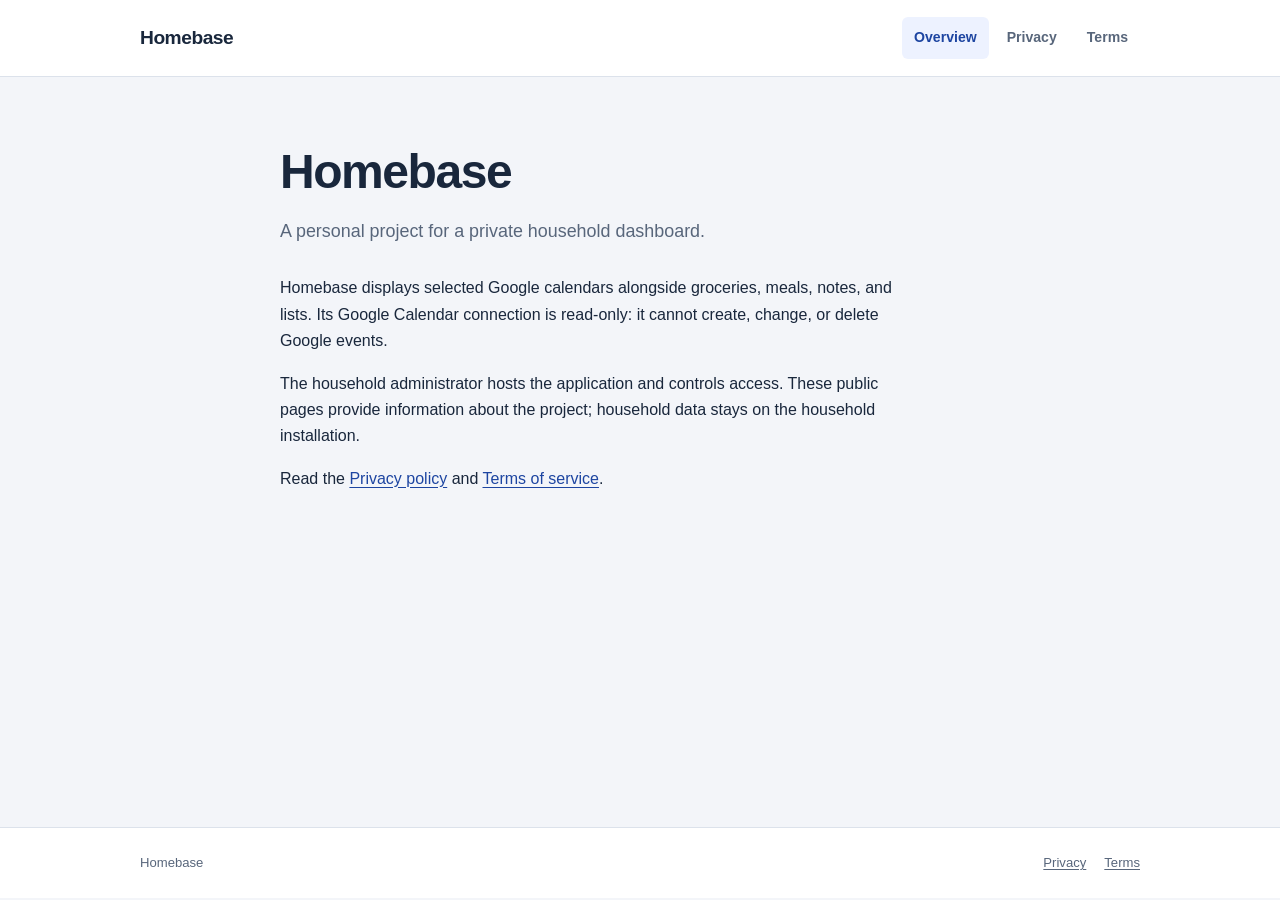
<file: index.html>
<!doctype html>
<html lang="en">
<head>
  <meta charset="utf-8">
  <meta name="viewport" content="width=device-width, initial-scale=1">
  <meta name="description" content="Information about Homebase and its Google Calendar integration.">
  <title>Homebase</title>
  <link rel="stylesheet" href="./styles.css">
</head>
<body>
  <a class="skip-link" href="#main">Skip to content</a>
  <header class="site-header">
    <div class="site-header-inner">
      <a class="wordmark" href="./index.html" aria-label="Homebase overview">Homebase</a>
      <nav class="site-nav" aria-label="Main navigation">
        <a href="./index.html" aria-current="page">Overview</a>
        <a href="./privacy.html">Privacy</a>
        <a href="./terms.html">Terms</a>
      </nav>
    </div>
  </header>
  <main id="main">
    <h1>Homebase</h1>
    <p class="intro">A personal project for a private household dashboard.</p>
    <p>Homebase displays selected Google calendars alongside groceries, meals, notes, and lists. Its Google Calendar connection is read-only: it cannot create, change, or delete Google events.</p>
    <p>The household administrator hosts the application and controls access. These public pages provide information about the project; household data stays on the household installation.</p>
    <p>Read the <a href="./privacy.html">Privacy policy</a> and <a href="./terms.html">Terms of service</a>.</p>
  </main>
  <footer class="site-footer">
    <div class="site-footer-inner">
      <span>Homebase</span>
      <nav class="footer-links" aria-label="Footer navigation"><a href="./privacy.html">Privacy</a><a href="./terms.html">Terms</a></nav>
    </div>
  </footer>
</body>
</html>
</file>
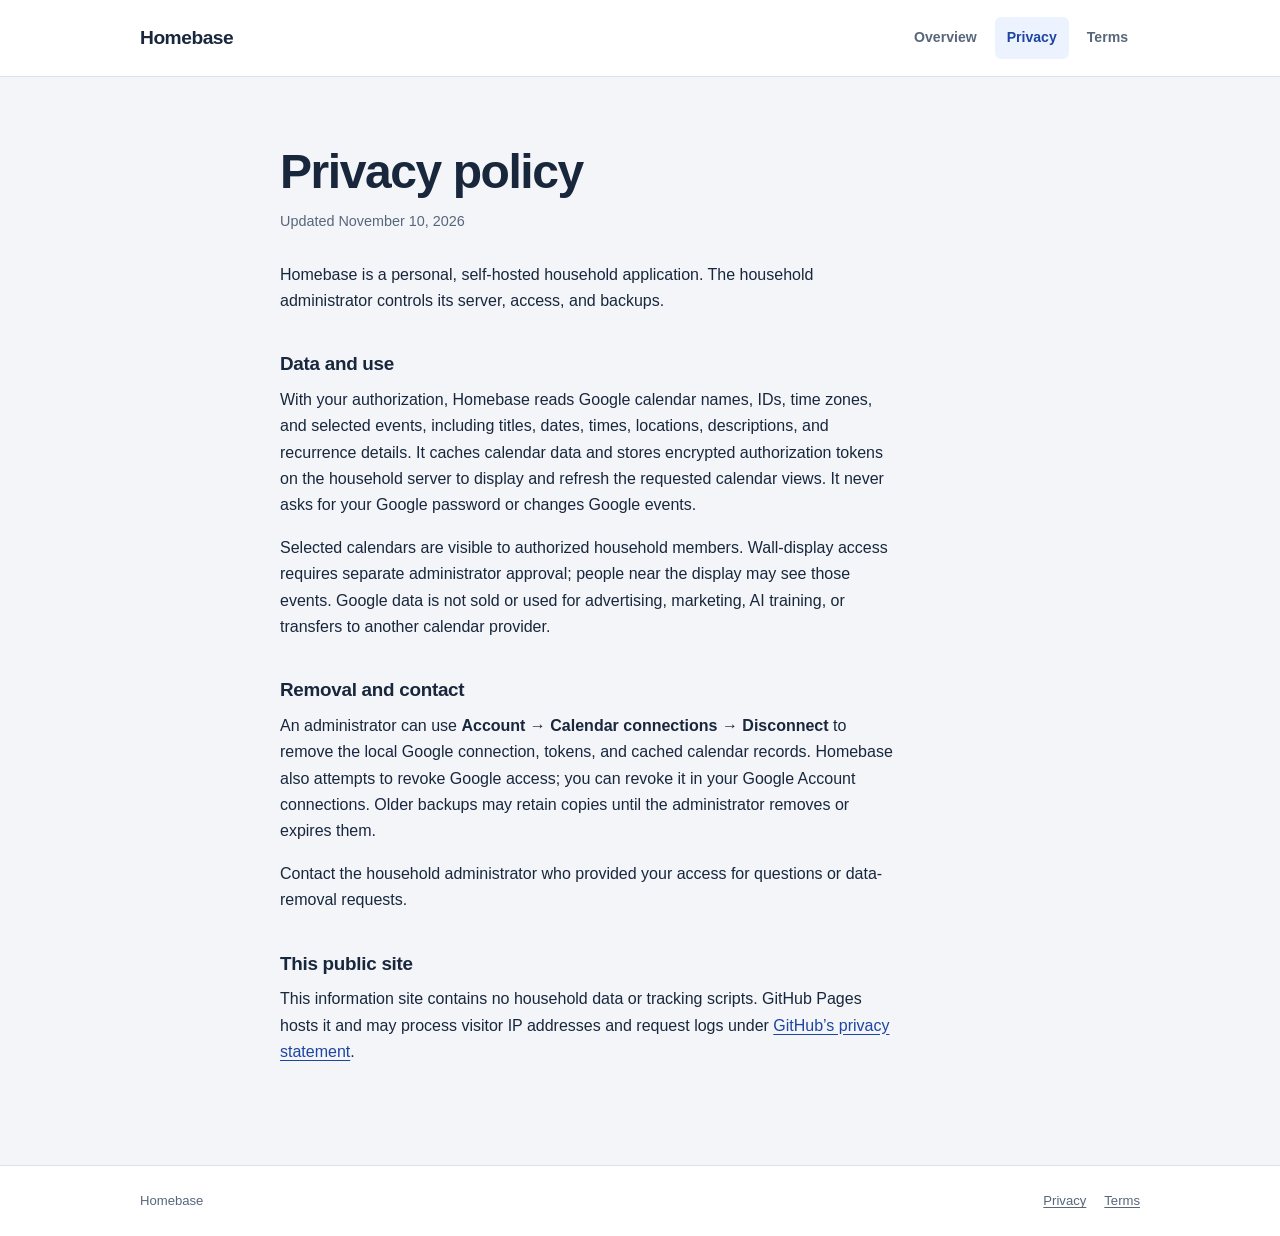
<file: privacy.html>
<!doctype html>
<html lang="en">
<head>
  <meta charset="utf-8">
  <meta name="viewport" content="width=device-width, initial-scale=1">
  <meta name="description" content="How Homebase handles household and Google Calendar data.">
  <title>Privacy · Homebase</title>
  <link rel="stylesheet" href="./styles.css">
</head>
<body>
  <a class="skip-link" href="#main">Skip to content</a>
  <header class="site-header">
    <div class="site-header-inner">
      <a class="wordmark" href="./index.html" aria-label="Homebase overview">Homebase</a>
      <nav class="site-nav" aria-label="Main navigation">
        <a href="./index.html">Overview</a>
        <a href="./privacy.html" aria-current="page">Privacy</a>
        <a href="./terms.html">Terms</a>
      </nav>
    </div>
  </header>
  <main id="main">
    <h1>Privacy policy</h1>
    <p class="updated">Updated November 10, 2026</p>
    <p>Homebase is a personal, self-hosted household application. The household administrator controls its server, access, and backups.</p>
    <h2>Data and use</h2>
    <p>With your authorization, Homebase reads Google calendar names, IDs, time zones, and selected events, including titles, dates, times, locations, descriptions, and recurrence details. It caches calendar data and stores encrypted authorization tokens on the household server to display and refresh the requested calendar views. It never asks for your Google password or changes Google events.</p>
    <p>Selected calendars are visible to authorized household members. Wall-display access requires separate administrator approval; people near the display may see those events. Google data is not sold or used for advertising, marketing, AI training, or transfers to another calendar provider.</p>
    <h2>Removal and contact</h2>
    <p>An administrator can use <strong>Account → Calendar connections → Disconnect</strong> to remove the local Google connection, tokens, and cached calendar records. Homebase also attempts to revoke Google access; you can revoke it in your Google Account connections. Older backups may retain copies until the administrator removes or expires them.</p>
    <p>Contact the household administrator who provided your access for questions or data-removal requests.</p>
    <h2>This public site</h2>
    <p>This information site contains no household data or tracking scripts. GitHub Pages hosts it and may process visitor IP addresses and request logs under <a href="https://docs.github.com/en/site-policy/privacy-policies/github-privacy-statement">GitHub’s privacy statement</a>.</p>
  </main>
  <footer class="site-footer">
    <div class="site-footer-inner">
      <span>Homebase</span>
      <nav class="footer-links" aria-label="Footer navigation"><a href="./privacy.html" aria-current="page">Privacy</a><a href="./terms.html">Terms</a></nav>
    </div>
  </footer>
</body>
</html>
</file>
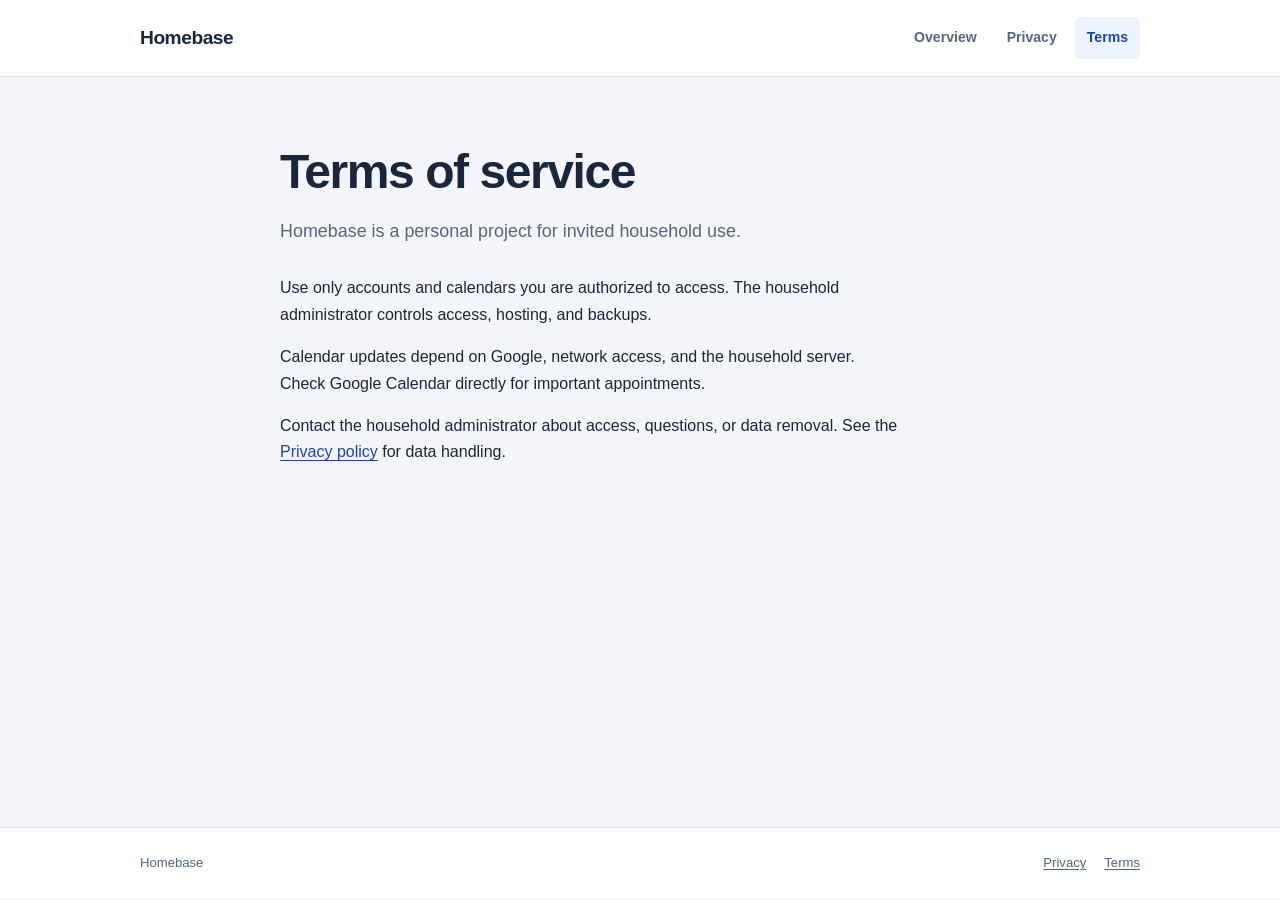
<file: terms.html>
<!doctype html>
<html lang="en">
<head>
  <meta charset="utf-8">
  <meta name="viewport" content="width=device-width, initial-scale=1">
  <meta name="description" content="Terms for invited household use of Homebase.">
  <title>Terms · Homebase</title>
  <link rel="stylesheet" href="./styles.css">
</head>
<body>
  <a class="skip-link" href="#main">Skip to content</a>
  <header class="site-header">
    <div class="site-header-inner">
      <a class="wordmark" href="./index.html" aria-label="Homebase overview">Homebase</a>
      <nav class="site-nav" aria-label="Main navigation">
        <a href="./index.html">Overview</a>
        <a href="./privacy.html">Privacy</a>
        <a href="./terms.html" aria-current="page">Terms</a>
      </nav>
    </div>
  </header>
  <main id="main">
    <h1>Terms of service</h1>
    <p class="intro">Homebase is a personal project for invited household use.</p>
    <p>Use only accounts and calendars you are authorized to access. The household administrator controls access, hosting, and backups.</p>
    <p>Calendar updates depend on Google, network access, and the household server. Check Google Calendar directly for important appointments.</p>
    <p>Contact the household administrator about access, questions, or data removal. See the <a href="./privacy.html">Privacy policy</a> for data handling.</p>
  </main>
  <footer class="site-footer">
    <div class="site-footer-inner">
      <span>Homebase</span>
      <nav class="footer-links" aria-label="Footer navigation"><a href="./privacy.html">Privacy</a><a href="./terms.html" aria-current="page">Terms</a></nav>
    </div>
  </footer>
</body>
</html>
</file>
<file: styles.css>
:root {
  color-scheme: light;
  --canvas: #f3f5f9;
  --surface: #ffffff;
  --ink: #19273c;
  --muted: #58667b;
  --line: #dce2eb;
  --accent: #2858c8;
  --accent-hover: #1d45a1;
  --accent-soft: #edf2ff;
  --focus: #2858c8;
  font-family: 'Segoe UI Variable', 'Segoe UI', -apple-system, BlinkMacSystemFont, sans-serif;
  font-size: 16px;
  line-height: 1.65;
  color: var(--ink);
  background: var(--canvas);
  font-synthesis: none;
  text-rendering: optimizeLegibility;
  -webkit-font-smoothing: antialiased;
  -moz-osx-font-smoothing: grayscale;
  accent-color: var(--accent);
  caret-color: var(--accent);
  scrollbar-color: #bec9da var(--canvas);
}

* { box-sizing: border-box; }
body { min-width: 280px; margin: 0; background: var(--canvas); color: var(--ink); }
a { color: var(--accent-hover); text-underline-offset: .18em; }
a:hover { color: var(--accent); }
a:focus-visible { outline: 3px solid var(--focus); outline-offset: 3px; border-radius: 2px; }
::selection { background: var(--accent-soft); color: var(--ink); }

.skip-link {
  position: fixed;
  z-index: 10;
  top: 8px;
  left: 8px;
  padding: 9px 12px;
  transform: translateY(-150%);
  border-radius: 5px;
  background: var(--surface);
  color: var(--accent-hover);
}
.skip-link:focus { transform: translateY(0); }

.site-header { border-bottom: 1px solid var(--line); background: var(--surface); }
.site-header-inner,
.site-footer-inner { display: flex; align-items: center; justify-content: space-between; gap: 20px; width: min(100% - 48px, 1000px); margin-inline: auto; }
.site-header-inner { min-height: 76px; }
.wordmark { color: var(--ink); font-size: 1.2rem; font-weight: 750; letter-spacing: -.025em; text-decoration: none; }
.site-nav { display: flex; align-items: center; gap: 6px; }
.site-nav a { min-height: 42px; padding: 9px 12px; border-radius: 6px; color: var(--muted); font-size: .88rem; font-weight: 600; text-decoration: none; }
.site-nav a:hover { background: var(--accent-soft); color: var(--accent-hover); }
.site-nav a[aria-current='page'] { color: var(--accent-hover); background: var(--accent-soft); }

main { width: min(100% - 48px, 720px); min-height: calc(100vh - 150px); margin: 0 auto; padding: 68px 0 84px; }
h1, h2, p, ul { margin-top: 0; }
h1 { margin-bottom: 18px; font-size: clamp(2rem, 6vw, 3rem); font-weight: 700; letter-spacing: -.03em; line-height: 1.12; text-wrap: balance; }
h2 { margin: 38px 0 10px; font-size: 1.18rem; font-weight: 700; letter-spacing: -.015em; line-height: 1.3; }
p, li { max-width: 70ch; color: var(--ink); }
p { margin-bottom: 16px; }
.intro { max-width: 62ch; margin-bottom: 30px; color: var(--muted); font-size: 1.12rem; line-height: 1.6; }
ul { padding-left: 1.25rem; margin-bottom: 18px; }
li { padding-left: .2rem; margin-bottom: 7px; }
.updated { margin-top: -7px; margin-bottom: 28px; color: var(--muted); font-size: .9rem; }
.site-footer { border-top: 1px solid var(--line); background: var(--surface); }
.site-footer-inner { min-height: 70px; color: var(--muted); font-size: .82rem; }
.footer-links { display: flex; gap: 18px; }
.footer-links a { color: var(--muted); }

@media (max-width: 560px) {
  .site-header-inner,
  .site-footer-inner { width: min(100% - 32px, 1000px); }
  .site-header-inner { min-height: 0; align-items: flex-start; flex-direction: column; gap: 8px; padding: 17px 0 10px; }
  .site-nav { width: 100%; gap: 1px; }
  .site-nav a { padding-inline: 10px; }
  main { width: min(100% - 36px, 720px); min-height: calc(100vh - 145px); padding: 44px 0 60px; }
  .intro { font-size: 1.04rem; }
  h2 { margin-top: 32px; }
  .site-footer-inner { align-items: flex-start; flex-direction: column; justify-content: center; gap: 5px; padding: 14px 0; }
}
</file>
